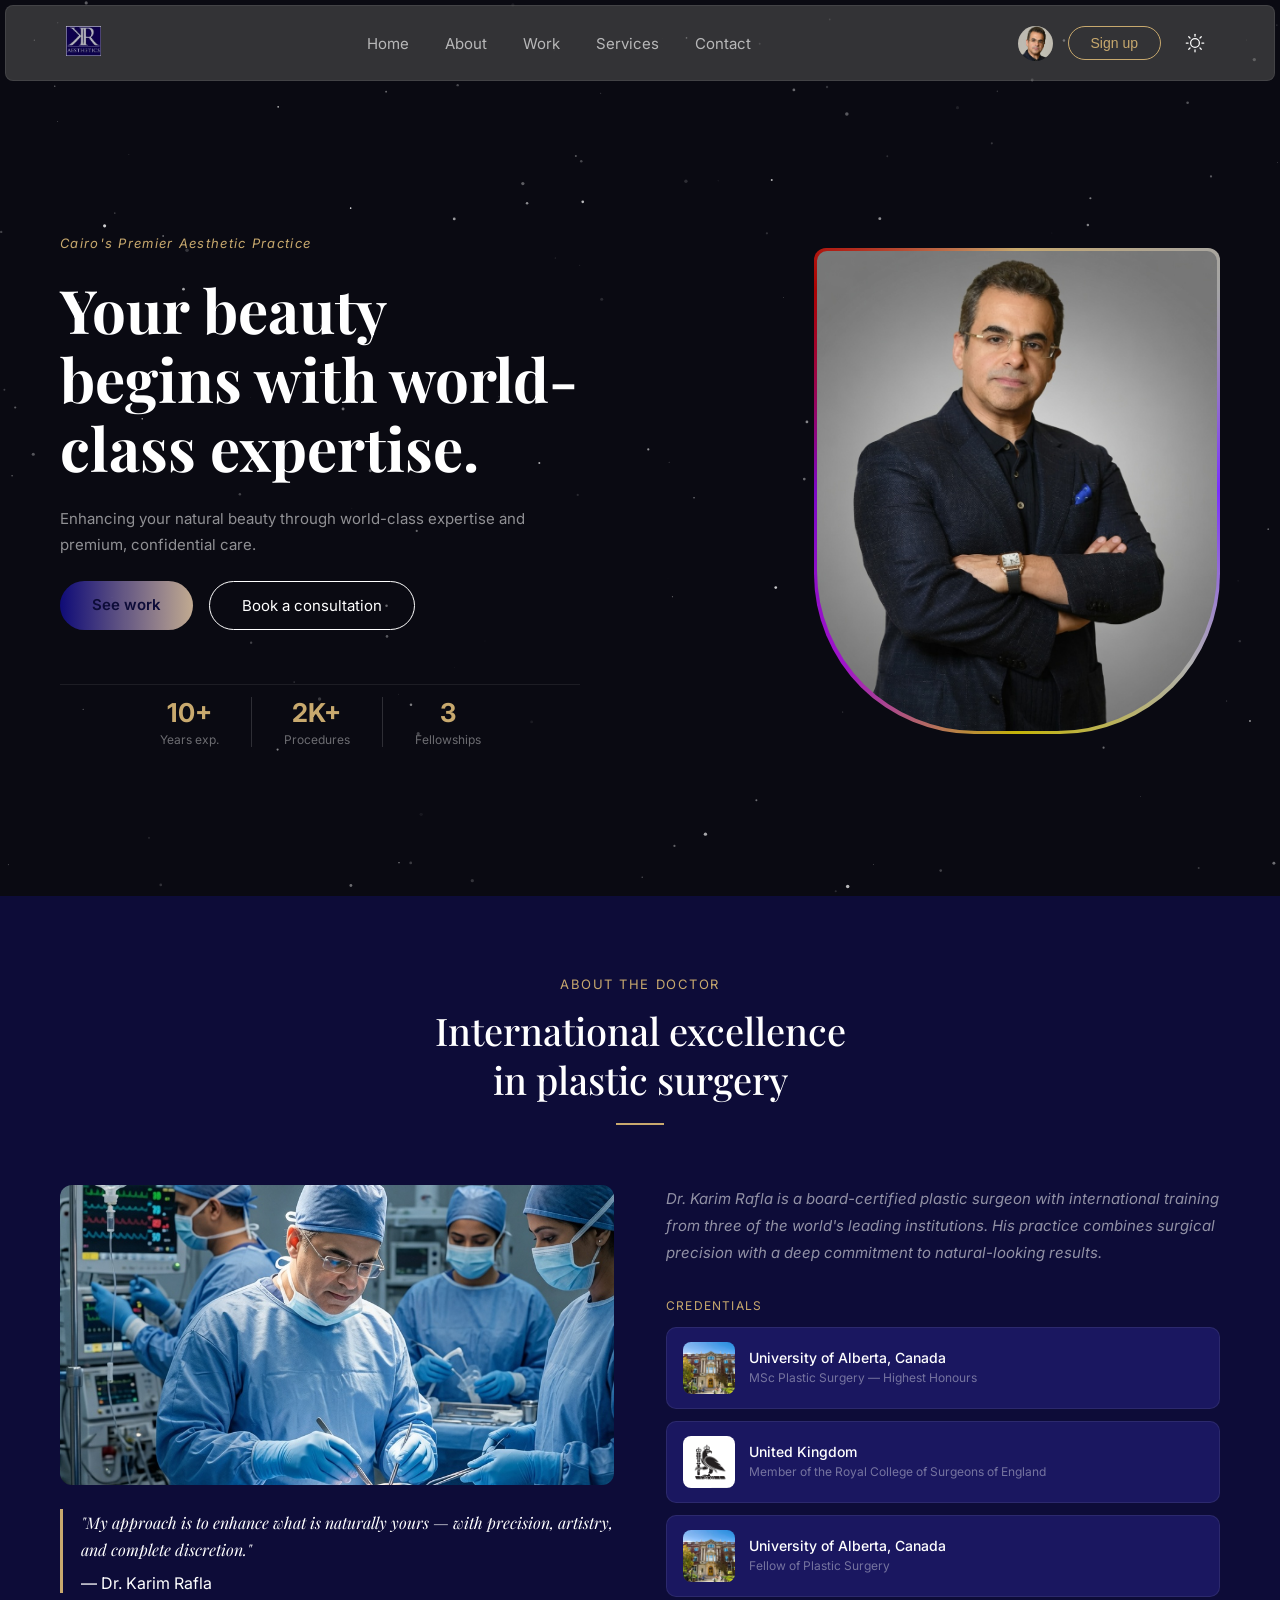
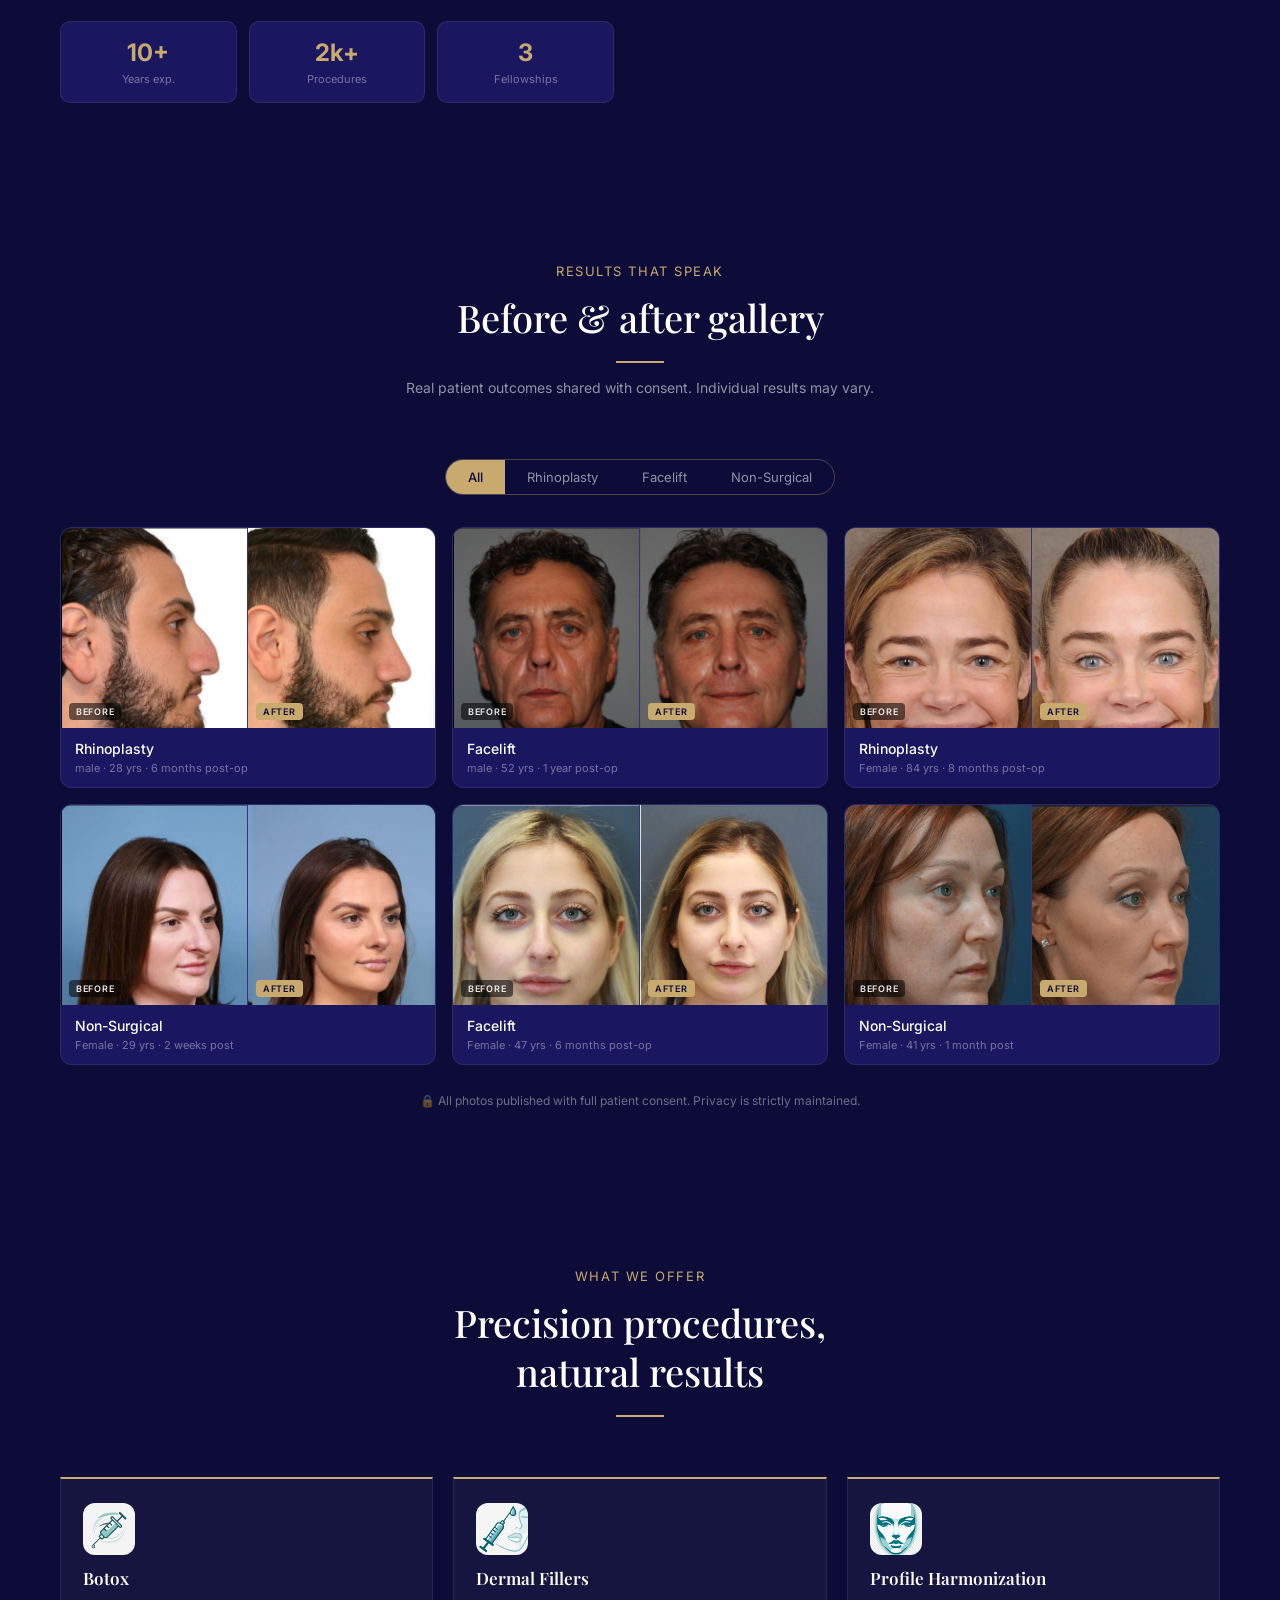
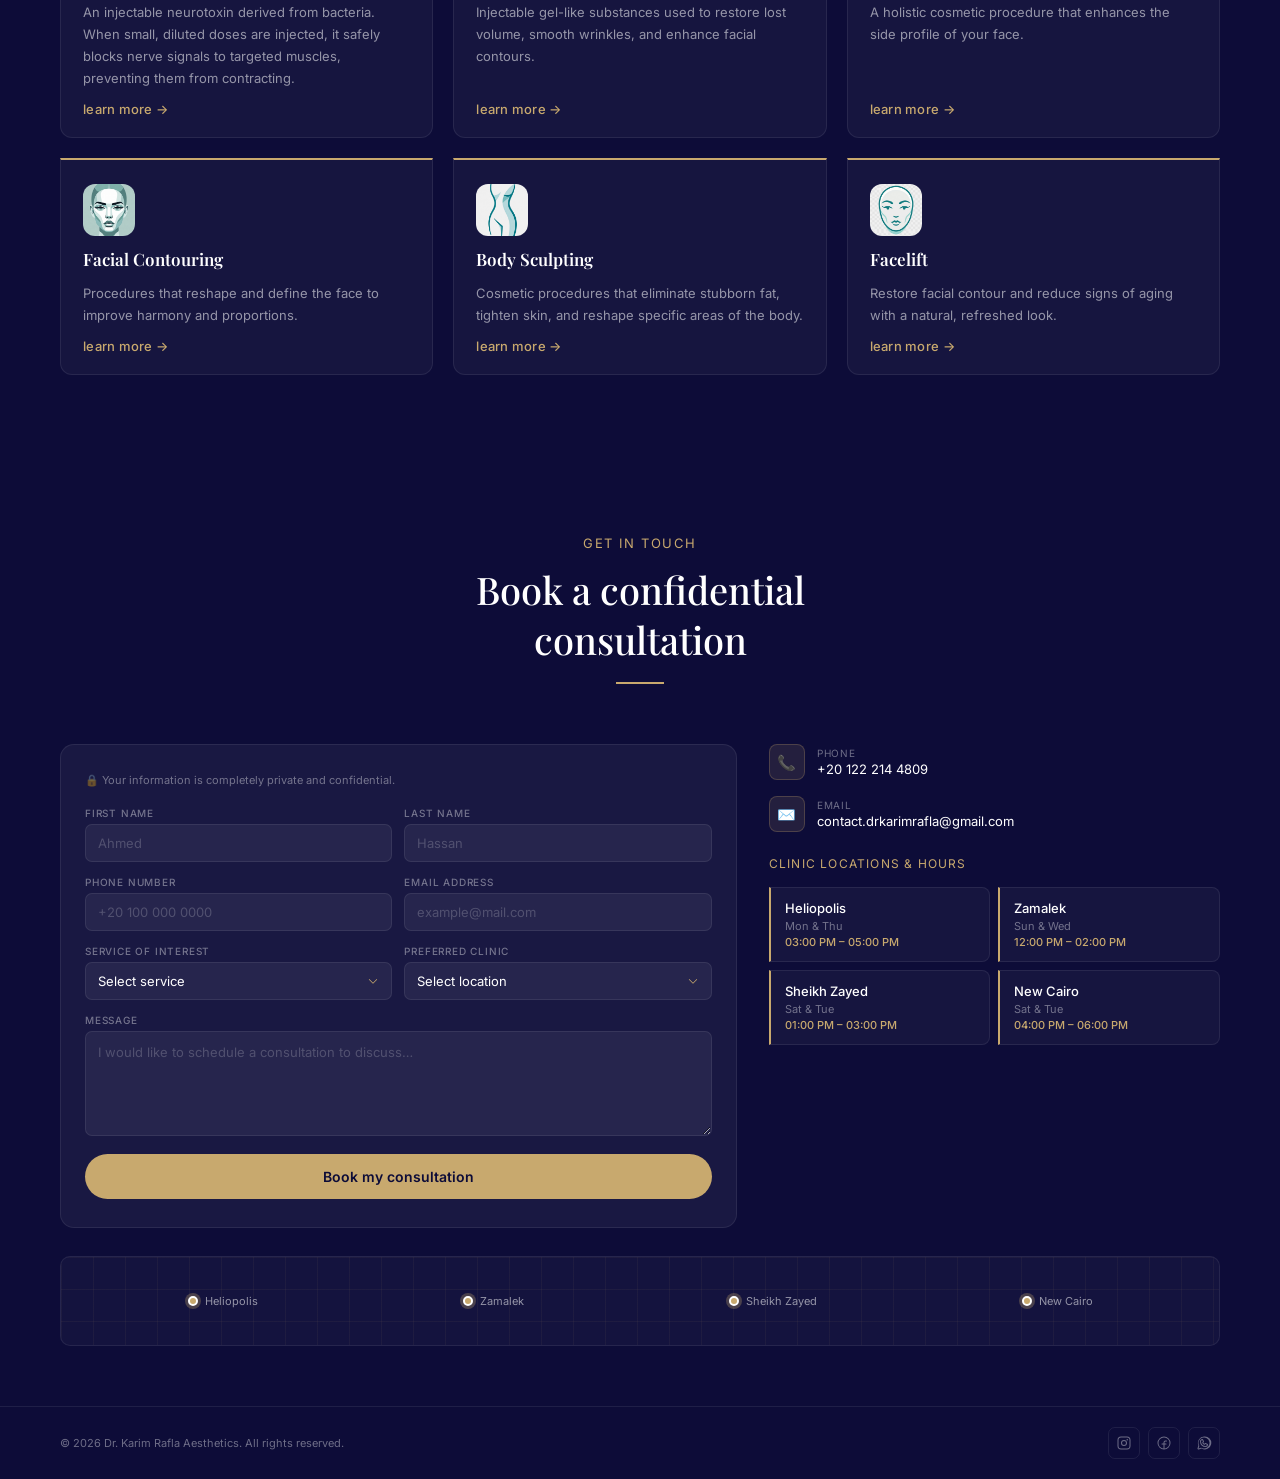
<file: index.html>
<!DOCTYPE html>
<html lang="en">
<head>
    <meta charset="UTF-8">
    <meta name="viewport" content="width=device-width, initial-scale=1.0">
    <title>Dr. Karim Rafla</title>
    <link rel="shortcut icon" href="materials/kr-logo.png" type="image/png">
    <link rel="stylesheet" href="style.css">
    <link rel="preconnect" href="https://fonts.googleapis.com">
    <link rel="preconnect" href="https://fonts.gstatic.com" crossorigin>
    <link href="https://fonts.googleapis.com/css2?family=Playfair+Display:wght@500;700&family=Inter:wght@400;500;600&display=swap" rel="stylesheet">
</head>
<body>
    <canvas id="starCanvas"></canvas>

    <!-----------
        NAVBAR
    ------------>
    <nav class="navbar" id="main-navbar">

        <!-- hamburger — visible on mobile only -->
        <button class="hamburger" id="hamburger" aria-label="Open menu">
            <svg xmlns="http://www.w3.org/2000/svg" width="26" height="26" 
                fill="currentColor" viewBox="0 0 256 256">
            <path d="M224,128a8,8,0,0,1-8,8H40a8,8,0,0,1,0-16H216A8,8,0,0,1,224,128Z
                    M40,72H216a8,8,0,0,0,0-16H40a8,8,0,0,0,0,16Z
                    M216,184H40a8,8,0,0,0,0,16H216a8,8,0,0,0,0-16Z"/>
            </svg>
        </button>

        <!-- logo -->
        <div class="nav-logo">
            <img src="materials/kr-logo.jpg" alt="Dr. Karim Rafla">
        </div>

        <!-- desktop links — hidden on mobile -->
        <div class="nav-links">
            <a href="#home">Home</a>
            <a href="#about">About</a>
            <a href="#work">Work</a>
            <a href="#services">Services</a>
            <a href="#contact">Contact</a>
        </div>

        <!-- right side -->
        <div class="nav-right">
            <img src="materials/dr-p-img.jpg" alt="Dr Karim Rafla">
            <button class="nav-btn">Sign up</button>
            <button class="theme-toggle">
            <svg class="toggle-icon" xmlns="http://www.w3.org/2000/svg" fill="currentColor" viewBox="0 0 256 256">
                <rect width="256" height="256" fill="none"/>
                <line x1="128" y1="40" x2="128" y2="16" fill="none" stroke="currentColor" stroke-linecap="round" stroke-linejoin="round" stroke-width="16"/>
                <circle cx="128" cy="128" r="56" fill="none" stroke="currentColor" stroke-linecap="round" stroke-linejoin="round" stroke-width="16"/>
                <line x1="64" y1="64" x2="48" y2="48" fill="none" stroke="currentColor" stroke-linecap="round" stroke-linejoin="round" stroke-width="16"/>
                <line x1="64" y1="192" x2="48" y2="208" fill="none" stroke="currentColor" stroke-linecap="round" stroke-linejoin="round" stroke-width="16"/>
                <line x1="192" y1="64" x2="208" y2="48" fill="none" stroke="currentColor" stroke-linecap="round" stroke-linejoin="round" stroke-width="16"/>
                <line x1="192" y1="192" x2="208" y2="208" fill="none" stroke="currentColor" stroke-linecap="round" stroke-linejoin="round" stroke-width="16"/>
                <line x1="40" y1="128" x2="16" y2="128" fill="none" stroke="currentColor" stroke-linecap="round" stroke-linejoin="round" stroke-width="16"/>
                <line x1="128" y1="216" x2="128" y2="240" fill="none" stroke="currentColor" stroke-linecap="round" stroke-linejoin="round" stroke-width="16"/>
                <line x1="216" y1="128" x2="240" y2="128" fill="none" stroke="currentColor" stroke-linecap="round" stroke-linejoin="round" stroke-width="16"/>
            </svg>
            </button>
        </div>

    </nav>

    <!-- MOBILE MENU OVERLAY -->
    <!-- sits outside the nav, covers the whole screen -->
    <div class="mobile-menu" id="mobile-menu">
        <!-- floating card -->
        <div class="mobile-menu-card">

            <!-- card header: logo + close button -->
            <div class="mobile-menu-header">
                <div class="mobile-menu-logo">
                    <img src="materials/kr-logo.jpg" alt="">
                    <span>Dr. Karim Rafla</span>
                </div>
                <button class="mobile-menu-close" id="mobile-menu-close" aria-label="Close menu">
                    <svg xmlns="http://www.w3.org/2000/svg" width="20" height="20" 
                        fill="currentColor" viewBox="0 0 256 256">
                    <path d="M205.66,194.34a8,8,0,0,1-11.32,11.32L128,139.31,61.66,205.66a8,8,0,0,1-11.32-11.32L116.69,128,50.34,61.66A8,8,0,0,1,61.66,50.34L128,116.69l66.34-66.35a8,8,0,0,1,11.32,11.32L139.31,128Z"/>
                    </svg>
                </button>
            </div>

            <!-- nav links as a 2x3 grid of cards -->
            <div class="mobile-menu-grid">

                <a href="#home" class="mobile-menu-item" id="menu-link">
                    <div class="mobile-menu-icon">
                    <svg xmlns="http://www.w3.org/2000/svg" width="24" height="24" fill="currentColor" viewBox="0 0 256 256">
                        <path d="M224,115.55V208a16,16,0,0,1-16,16H168a16,16,0,0,1-16-16V168a8,8,0,0,0-8-8H112a8,8,0,0,0-8,8v40a16,16,0,0,1-16,16H48a16,16,0,0,1-16-16V115.55a16,16,0,0,1,5.17-11.78l80-75.48.11-.11a16,16,0,0,1,21.53,0,1.14,1.14,0,0,0,.11.11l80,75.48A16,16,0,0,1,224,115.55Z"/>
                    </svg>
                    </div>
                    <span>Home</span>
                </a>

                <a href="#about" class="mobile-menu-item">
                    <div class="mobile-menu-icon">
                    <svg xmlns="http://www.w3.org/2000/svg" width="24" height="24" fill="currentColor" viewBox="0 0 256 256">
                        <path d="M230.92,212c-15.23-26.33-38.7-45.21-66.09-54.16a72,72,0,1,0-73.66,0C63.78,166.78,40.31,185.66,25.08,212a8,8,0,1,0,13.85,8c18.84-32.56,52.14-52,89.07-52s70.23,19.44,89.07,52a8,8,0,1,0,13.85-8Z"/>
                    </svg>
                    </div>
                    <span>About</span>
                </a>

                <a href="#work" class="mobile-menu-item">
                    <div class="mobile-menu-icon">
                    <svg xmlns="http://www.w3.org/2000/svg" width="24" height="24" fill="currentColor" viewBox="0 0 256 256">
                        <path d="M216,40H40A16,16,0,0,0,24,56V200a16,16,0,0,0,16,16H216a16,16,0,0,0,16-16V56A16,16,0,0,0,216,40ZM40,56H216V96H40ZM40,200V112H216v88Z"/>
                    </svg>
                    </div>
                    <span>Work</span>
                </a>

                <a href="#services" class="mobile-menu-item">
                    <div class="mobile-menu-icon">
                    <svg xmlns="http://www.w3.org/2000/svg" width="24" height="24" fill="currentColor" viewBox="0 0 256 256">
                        <path d="M243.31,136,144,36.69a16,16,0,0,0-22.62,0l-10.35,10.35-16.57-4.46a16,16,0,0,0-19.64,11.07h0L70.75,70.76,53.54,75.3a16,16,0,0,0-11.07,19.64l4.45,16.53L36.68,121.78a16,16,0,0,0,0,22.63L136,243.31a16,16,0,0,0,22.63,0l84.68-84.68A16,16,0,0,0,243.31,136Z"/>
                    </svg>
                    </div>
                    <span>Services</span>
                </a>

                <a href="#contact" class="mobile-menu-item">
                    <div class="mobile-menu-icon">
                    <svg xmlns="http://www.w3.org/2000/svg" width="24" height="24" fill="currentColor" viewBox="0 0 256 256">
                        <path d="M222.37,158.46l-47.11-21.11-.13-.06a16,16,0,0,0-15.17,1.4,8.12,8.12,0,0,0-.75.56L134.87,160c-15.42-7.49-31.34-23.29-38.83-38.56l20.78-24.71c.2-.25.39-.5.57-.77a16,16,0,0,0,1.32-15.06l-.06-.13L97.54,33.64a16,16,0,0,0-16.62-9.52A56.26,56.26,0,0,0,32,80c0,79.4,64.6,144,144,144a56.26,56.26,0,0,0,55.88-48.92A16,16,0,0,0,222.37,158.46Z"/>
                    </svg>
                    </div>
                    <span>Contact</span>
                </a>

                <a href="#" class="mobile-menu-item" id="mobile-theme-toggle">
                    <div class="mobile-menu-icon" id="mobile-theme-icon">
                    <svg xmlns="http://www.w3.org/2000/svg" width="24" height="24" fill="currentColor" viewBox="0 0 256 256">
                        <path d="M233.54,142.23a8,8,0,0,0-8-2,88.08,88.08,0,0,1-109.8-109.8,8,8,0,0,0-10-10,104.84,104.84,0,0,0-52.91,37A104,104,0,0,0,136,224a103.09,103.09,0,0,0,62.52-20.88,104.84,104.84,0,0,0,37-52.91A8,8,0,0,0,233.54,142.23Z"/>
                    </svg>
                    </div>
                    <span id="mobile-theme-label">Theme</span>
                </a>

            </div>
            
        </div>
    </div>









    <!----------------
         HERO SECTION
    ----------------->

    <section class="hero" id="home">
        <div class="hero-left reveal-element">
            <p class="hero-tag">Cairo's Premier Aesthetic Practice</p>
            <h1 class="hero-heading">Your beauty begins with world-class expertise.</h1>
            <p class="hero-sub">Enhancing your natural beauty through world-class expertise and premium, confidential care.</p>
            <div class="hero-buttons">
                <a href="#work" class="btn-primary work-a">See work</a>
                <a href="#contact" class="btn-secondary consult-a">Book a consultation</a></button>
            </div>
            <div class="hero-stats">
                <div class="stat">
                    <span class="stat-number">10+</span>
                    <span class="stat-label">Years exp.</span>
                </div>
                <div class="stat">
                    <span class="stat-number">2K+</span>
                    <span class="stat-label">Procedures</span>
                </div>
                <div class="stat">
                    <span class="stat-number">3</span>
                    <span class="stat-label">Fellowships</span>
                </div>
            </div>
        </div>

        <div class="hero-right">
            <div class="img-border-wrap reveal-element" >
                <img class="hero-img" src="materials/dr-f-img.jpg" alt="Dr karim rafla">
            </div>
        </div>
    </section>










    <!----------------
        ABOUT SECTION
    ----------------->

    <section class="about" id="about">

        <!-- Section heading — centered at top -->
        <div class="about-header reveal-element">
            <p class="section-eyebrow">About the Doctor</p>
            <h2 class="section-title">International excellence<br>in plastic surgery</h2>
            <div class="section-rule"></div>
        </div>

        <!-- Two column content area -->
        <div class="about-grid reveal-element">
            <!-- LEFT COLUMN -->
            <div class="about-left">
                <!-- Doctor photo -->
                <img 
                    class="about-img" 
                    src="materials/dr-in-op.jpg" 
                    alt="Dr. Karim Rafla in surgery">

                <!-- Italic quote with gold left border -->
                <blockquote class="about-quote">
                    <p>"My approach is to enhance what is naturally yours — with precision, artistry, and complete discretion."</p>
                    — Dr. Karim Rafla
                </blockquote>

                <!-- Stat boxes row -->
                <div class="about-stats">
                    <div class="about-stat-box">
                    <span class="about-stat-number">10+</span>
                    <span class="about-stat-label">Years exp.</span>
                    </div>
                    <div class="about-stat-box">
                    <span class="about-stat-number">2k+</span>
                    <span class="about-stat-label">Procedures</span>
                    </div>
                    <div class="about-stat-box">
                    <span class="about-stat-number">3</span>
                    <span class="about-stat-label">Fellowships</span>
                    </div>
                </div>
            </div>

            <!-- RIGHT COLUMN -->
            <div class="about-right">
                <!-- Bio paragraph -->
                <p class="about-bio">Dr. Karim Rafla is a board-certified plastic surgeon with international training from three of the world's leading institutions. His practice combines surgical precision with a deep commitment to natural-looking results.</p>
                <!-- Credentials label -->
                <p class="credentials-label">Credentials</p>
                <!-- Credential cards -->
                <div class="credentials-list">
                    <div class="credential-card">
                        <img 
                            class="credential-img" 
                            src="materials/University-of-Alberta-Website-Header-Mobile-2023.jpg.jpg" 
                            alt="University of Alberta">
                        <div class="credential-text">
                            <p class="credential-school">University of Alberta, Canada</p>
                            <p class="credential-degree">MSc Plastic Surgery — Highest Honours</p>
                        </div>
                    </div>

                    <div class="credential-card">
                        <img 
                            class="credential-img" 
                            src="materials/royel-eagle.png" 
                            alt="Royal College of Surgeons">
                        <div class="credential-text">
                            <p class="credential-school">United Kingdom</p>
                            <p class="credential-degree">Member of the Royal College of Surgeons of England</p>
                        </div>
                    </div>

                    <div class="credential-card">
                        <img 
                            class="credential-img" 
                            src="materials/University-of-Alberta-Website-Header-Mobile-2023.jpg.jpg" 
                            alt="University of Alberta">
                        <div class="credential-text">
                            <p class="credential-school">University of Alberta, Canada</p>
                            <p class="credential-degree">Fellow of Plastic Surgery</p>
                        </div>
                    </div>
                </div>
            </div>

        </div>
    </section>











    <!----------------
        B&A Section
    ----------------->

    <section class="gallery reveal-element" id="work">

        <!-- Header -->
        <div class="about-header">
            <p class="section-eyebrow">Results That Speak</p>
            <h2 class="section-title">Before &amp; after gallery</h2>
            <div class="section-rule"></div>
            <p class="gallery-sub">Real patient outcomes shared with consent. Individual results may vary.</p>
        </div>

        <!-- Filter tabs -->
        <!-- data-filter tells JS which category this button controls -->
        <div class="gallery-tabs">
            <button class="gallery-tab active" data-filter="all">All</button>
            <button class="gallery-tab" data-filter="rhinoplasty">Rhinoplasty</button>
            <button class="gallery-tab" data-filter="facelift">Facelift</button>
            <button class="gallery-tab" data-filter="non-surgical">Non-Surgical</button>
        </div>

        <!-- Cards grid -->
        <div class="gallery-grid">

            <!-- data-category tells JS which category this card belongs to -->
            <div class="gallery-card" data-category="rhinoplasty">
                <div class="ba-pair">
                    <div class="ba-side">
                        <img 
                        class="ba-img" 
                        src="materials/Rhino-B.png" 
                        alt="Before facelift">
                        <span class="ba-label before-label">Before</span>
                    </div>
                    <div class="ba-side ba-after-side">
                        <img 
                        class="ba-img" 
                        src="materials/Rhino-A.png" 
                        alt="After facelift">
                        <span class="ba-label after-label">After</span>
                    </div>
                    </div>
                    <div class="gallery-card-info">
                        <p class="gallery-card-title">Rhinoplasty</p>
                        <p class="gallery-card-meta">male · 28 yrs · 6 months post-op</p>
                    </div>
                </div>

                <div class="gallery-card" data-category="facelift">
                    <div class="ba-pair">
                        <div class="ba-side">
                            <img 
                            class="ba-img" 
                            src="materials/face-B.png" 
                            alt="Before facelift">
                            <span class="ba-label before-label">Before</span>
                        </div>
                        <div class="ba-side ba-after-side">
                            <img 
                            class="ba-img" 
                            src="materials/face-A.png" 
                            alt="After facelift">
                            <span class="ba-label after-label">After</span>
                        </div>
                    </div>
                    <div class="gallery-card-info">
                        <p class="gallery-card-title">Facelift</p>
                        <p class="gallery-card-meta">male · 52 yrs · 1 year post-op</p>
                    </div>
                </div>

                <div class="gallery-card" data-category="rhinoplasty">
                    <div class="ba-pair">
                        <div class="ba-side">
                            <img 
                            class="ba-img" 
                            src="materials/face-B(2).png" 
                            alt="Before facelift">
                            <span class="ba-label before-label">Before</span>
                        </div>
                        <div class="ba-side ba-after-side">
                            <img 
                            class="ba-img" 
                            src="materials/face-A(2).png" 
                            alt="After facelift">
                            <span class="ba-label after-label">After</span>
                        </div>
                    </div>
                    <div class="gallery-card-info">
                        <p class="gallery-card-title">Rhinoplasty</p>
                        <p class="gallery-card-meta">Female · 84 yrs · 8 months post-op</p>
                    </div>
                </div>

                <div class="gallery-card" data-category="non-surgical">
                    <div class="ba-pair">
                        <div class="ba-side">
                            <img
                            class="ba-img" 
                            src="materials/rhino-B(2).png" 
                            alt="before Rhinoplasty">
                            <span class="ba-label before-label">Before</span>
                        </div>
                        <div class="ba-side ba-after-side">
                            <img
                            class="ba-img" 
                            src="materials/rhino-A(2).png" 
                            alt="after Rhinoplasty">
                            <span class="ba-label after-label">After</span>
                        </div>
                    </div>
                    <div class="gallery-card-info">
                        <p class="gallery-card-title">Non-Surgical  </p>
                        <p class="gallery-card-meta">Female · 29 yrs · 2 weeks post</p>
                    </div>
                </div>

                <div class="gallery-card" data-category="facelift">
                    <div class="ba-pair">
                        <div class="ba-side">
                            <img
                            class="ba-img" 
                            src="materials/rhino-B(3).png" 
                            alt="bofore Rhinoplasty">
                            <span class="ba-label before-label">Before</span>
                        </div>
                        <div class="ba-side ba-after-side">
                            <img
                            class="ba-img" 
                            src="materials/rhino-A(3).png"
                            alt="after Rhinoplasty">
                            <span class="ba-label after-label">After</span>
                        </div>
                    </div>
                    <div class="gallery-card-info">
                        <p class="gallery-card-title">Facelift</p>
                        <p class="gallery-card-meta">Female · 47 yrs · 6 months post-op</p>
                    </div>
                </div>

                <div class="gallery-card" data-category="non-surgical">
                    <div class="ba-pair">
                        <div class="ba-side">
                            <img
                            class="ba-img" 
                            src="materials/non-surgical-B.png" 
                            alt="bofore Rhinoplasty">
                            <span class="ba-label before-label">Before</span>
                        </div>
                        <div class="ba-side ba-after-side">
                            <img
                            class="ba-img" 
                            src="materials/non-surgical-A.png"
                            alt="after Rhinoplasty">
                            <span class="ba-label after-label">After</span>
                        </div>
                    </div>
                    <div class="gallery-card-info">
                        <p class="gallery-card-title">Non-Surgical</p>
                        <p class="gallery-card-meta">Female · 41 yrs · 1 month post</p>
                    </div>
                </div>

            </div>

        </div>

        <!-- Privacy notice -->
        <p class="gallery-notice">
            🔒 All photos published with full patient consent. Privacy is strictly maintained.
        </p>

    </section>















        <!-------------------
            SERVICES SECTION 
        --------------------->
    <section class="services reveal-element" id="services">

        <div class="about-header">
            <p class="section-eyebrow">What we offer</p>
            <h2 class="section-title">Precision procedures,<br>natural results</h2>
            <div class="section-rule"></div>
        </div>

        <div class="services-grid">

            <div class="service-card">
            <div class="service-icon">
                <img src="materials/botox-icon.jpg" alt="Botox">
            </div>
            <h3 class="service-name">Botox</h3>
            <p class="service-desc">An injectable neurotoxin derived from bacteria. When small, diluted doses are injected, it safely blocks nerve signals to targeted muscles, preventing them from contracting.</p>
            <a href="#contact" class="service-link">learn more →</a>
            </div>

            <div class="service-card">
            <div class="service-icon">
                <img src="materials/dermal-f-icon.jpg" alt="Dermal Fillers">
            </div>
            <h3 class="service-name">Dermal Fillers</h3>
            <p class="service-desc">Injectable gel-like substances used to restore lost volume, smooth wrinkles, and enhance facial contours.</p>
            <a href="#contact" class="service-link">learn more →</a>
            </div>

            <div class="service-card">
            <div class="service-icon">
                <img src="materials/profile-harm.jpg" alt="Profile Harmonization">
            </div>
            <h3 class="service-name">Profile Harmonization</h3>
            <p class="service-desc">A holistic cosmetic procedure that enhances the side profile of your face.</p>
            <a href="#contact" class="service-link">learn more →</a>
            </div>

            <div class="service-card">
            <div class="service-icon">
                <img src="materials/facial-contouring.jpg" alt="Facial Contouring">
            </div>
            <h3 class="service-name">Facial Contouring</h3>
            <p class="service-desc">Procedures that reshape and define the face to improve harmony and proportions.</p>
            <a href="#contact" class="service-link">learn more →</a>
            </div>

            <div class="service-card">
            <div class="service-icon">
                <img src="materials/body-sculpting.jpg" alt="Body Sculpting">
            </div>
            <h3 class="service-name">Body Sculpting</h3>
            <p class="service-desc">Cosmetic procedures that eliminate stubborn fat, tighten skin, and reshape specific areas of the body.</p>
            <a href="#contact" class="service-link">learn more →</a>
            </div>

            <div class="service-card">
            <div class="service-icon">
                <img src="materials/face-lift (2).jpg" alt="Facelift">
            </div>
            <h3 class="service-name">Facelift</h3>
            <p class="service-desc">Restore facial contour and reduce signs of aging with a natural, refreshed look.</p>
            <a href="#contact" class="service-link">learn more →</a>
            </div>

        </div>

    </section>













    <!------------------
        CONTACT SECTION
    ------------------->
    <section class="contact reveal-element" id="contact">

        <!-- Header -->
        <div class="about-header">
            <p class="section-eyebrow">Get in touch</p>
            <h2 class="section-title">Book a confidential<br>consultation</h2>
            <div class="section-rule"></div>
        </div>

        <!-- Two column layout -->
        <div class="contact-grid">

            <!-- LEFT: Form -->
            <div class="contact-form-card">

                <p class="form-privacy-note">
                    🔒 Your information is completely private and confidential.
                </p>

                <form class="contact-form" id="my-form" action="https://formspree.io/f/xojgrpwk" method="POST">

                    <div class="form-row">
                        <div class="form-group">
                            <label class="form-label">First name</label>
                            <input 
                            type="text" 
                            class="form-input" 
                            placeholder="Ahmed" 
                            name="firstname">
                        </div>
                        <div class="form-group">
                            <label class="form-label">Last name</label>
                            <input 
                            type="text" 
                            class="form-input" 
                            placeholder="Hassan" 
                            name="lastname">
                        </div>
                    </div>

                    <div class="form-row">
                        <div class="form-group">
                            <label class="form-label">Phone number</label>
                            <input 
                            type="tel" 
                            class="form-input" 
                            placeholder="+20 100 000 0000" 
                            name="phone">
                        </div>
                        <div class="form-group">
                            <label class="form-label">Email address</label>
                            <input 
                            type="email" 
                            class="form-input" 
                            placeholder="example@mail.com" 
                            name="email">
                        </div>
                    </div>

                    <div class="form-row">
                        <div class="form-group">
                            <label class="form-label">Service of interest</label>
                            <select class="form-input form-select" name="service">
                            <option value="">Select service</option>
                            <option value="botox">Botox</option>
                            <option value="fillers">Dermal Fillers</option>
                            <option value="profile">Profile Harmonization</option>
                            <option value="contouring">Facial Contouring</option>
                            <option value="sculpting">Body Sculpting</option>
                            <option value="facelift">Facelift</option>
                            </select>
                        </div>
                        <div class="form-group">
                            <label class="form-label">Preferred clinic</label>
                            <select class="form-input form-select" name="clinic">
                            <option value="">Select location</option>
                            <option value="heliopolis">Heliopolis</option>
                            <option value="zamalek">Zamalek</option>
                            <option value="zayed">Sheikh Zayed</option>
                            <option value="newcairo">New Cairo</option>
                            </select>
                        </div>
                    </div>

                    <div class="form-group">
                        <label class="form-label">Message</label>
                        <textarea 
                        class="form-input form-textarea" 
                        name="message"
                        placeholder="I would like to schedule a consultation to discuss…"
                        rows="4"></textarea>
                    </div>

                    <button type="submit" class="form-submit-btn">
                        Book my consultation
                    </button>

                </form>
            </div>

            <!-- RIGHT: Contact info + clinic cards -->
            <div class="contact-info">

                <div class="contact-detail">
                    <div class="contact-icon-box">📞</div>
                    <div>
                    <p class="contact-detail-label">Phone</p>
                    <p class="contact-detail-value">+20 122 214 4809</p>
                    </div>
                </div>

                <div class="contact-detail">
                    <div class="contact-icon-box">✉️</div>
                    <div>
                    <p class="contact-detail-label">Email</p>
                    <p class="contact-detail-value">contact.drkarimrafla@gmail.com</p>
                    </div>
                </div>

                <p class="clinics-heading">Clinic locations &amp; hours</p>

                <div class="clinics-grid">
                    <div class="clinic-card">
                        <p class="clinic-name">Heliopolis</p>
                        <p class="clinic-days">Mon &amp; Thu</p>
                        <p class="clinic-hours">03:00 PM – 05:00 PM</p>
                    </div>
                    <div class="clinic-card">
                        <p class="clinic-name">Zamalek</p>
                        <p class="clinic-days">Sun &amp; Wed</p>
                        <p class="clinic-hours">12:00 PM – 02:00 PM</p>
                    </div>
                    <div class="clinic-card">
                        <p class="clinic-name">Sheikh Zayed</p>
                        <p class="clinic-days">Sat &amp; Tue</p>
                        <p class="clinic-hours">01:00 PM – 03:00 PM</p>
                    </div>
                    <div class="clinic-card">
                        <p class="clinic-name">New Cairo</p>
                        <p class="clinic-days">Sat &amp; Tue</p>
                        <p class="clinic-hours">04:00 PM – 06:00 PM</p>
                    </div>
                </div>

            </div>
        </div>

        <!-- Map strip -->
        <div class="map-strip">
            <div class="map-pin">
            <span class="map-dot"></span>
            <span class="map-pin-label">Heliopolis</span>
            </div>
            <div class="map-pin">
            <span class="map-dot"></span>
            <span class="map-pin-label">Zamalek</span>
            </div>
            <div class="map-pin">
            <span class="map-dot"></span>
            <span class="map-pin-label">Sheikh Zayed</span>
            </div>
            <div class="map-pin">
            <span class="map-dot"></span>
            <span class="map-pin-label">New Cairo</span>
            </div>
        </div>

    </section>











    <!-- FOOTER -->
    <footer class="footer">
        <p class="footer-copy">© 2026 Dr. Karim Rafla Aesthetics. All rights reserved.</p>
        <div class="footer-socials">
            <a href="#" class="social-btn" aria-label="Instagram">
            <svg xmlns="http://www.w3.org/2000/svg" width="16" height="16" fill="currentColor" viewBox="0 0 256 256"><path d="M128,80a48,48,0,1,0,48,48A48.05,48.05,0,0,0,128,80Zm0,80a32,32,0,1,1,32-32A32,32,0,0,1,128,160ZM176,24H80A56.06,56.06,0,0,0,24,80v96a56.06,56.06,0,0,0,56,56h96a56.06,56.06,0,0,0,56-56V80A56.06,56.06,0,0,0,176,24Zm40,152a40,40,0,0,1-40,40H80a40,40,0,0,1-40-40V80A40,40,0,0,1,80,40h96a40,40,0,0,1,40,40ZM192,76a12,12,0,1,1-12-12A12,12,0,0,1,192,76Z"/></svg>
            </a>
            <a href="#" class="social-btn" aria-label="Facebook">
            <svg xmlns="http://www.w3.org/2000/svg" width="16" height="16" fill="currentColor" viewBox="0 0 256 256"><path d="M128,24A104,104,0,1,0,232,128,104.11,104.11,0,0,0,128,24Zm8,191.63V152h24a8,8,0,0,0,0-16H136V120a16,16,0,0,1,16-16h16a8,8,0,0,0,0-16H152a32,32,0,0,0-32,32v16H96a8,8,0,0,0,0,16h24v63.63a88,88,0,1,1,16,0Z"/></svg>
            </a>
            <a href="#" class="social-btn" aria-label="WhatsApp">
            <svg xmlns="http://www.w3.org/2000/svg" width="16" height="16" fill="currentColor" viewBox="0 0 256 256"><path d="M187.58,144.84l-32-16a8,8,0,0,0-8,.5l-14.69,9.8a40.55,40.55,0,0,1-16-16l9.8-14.69a8,8,0,0,0,.5-8l-16-32A8,8,0,0,0,104,64a40,40,0,0,0-40,40,88.1,88.1,0,0,0,88,88,40,40,0,0,0,40-40A8,8,0,0,0,187.58,144.84ZM152,176a72.08,72.08,0,0,1-72-72,24,24,0,0,1,19.29-23.54l11.48,22.94-9.92,14.86a8,8,0,0,0-.73,7.59,56.38,56.38,0,0,0,30,30,8,8,0,0,0,7.59-.73l14.86-9.92,22.94,11.48A24,24,0,0,1,152,176ZM128,24A104,104,0,0,0,38.18,166.86L24.83,210.93a16,16,0,0,0,20.24,20.24l44.07-13.35A104,104,0,1,0,128,24Zm0,192a87.87,87.87,0,0,1-44.06-11.81,8,8,0,0,0-6.54-.67L40,216,52.49,178.6a8,8,0,0,0-.67-6.54A88,88,0,1,1,128,216Z"/></svg>
            </a>
        </div>
    </footer>

<script src="script.js"></script>
</body>
</html>
</file>
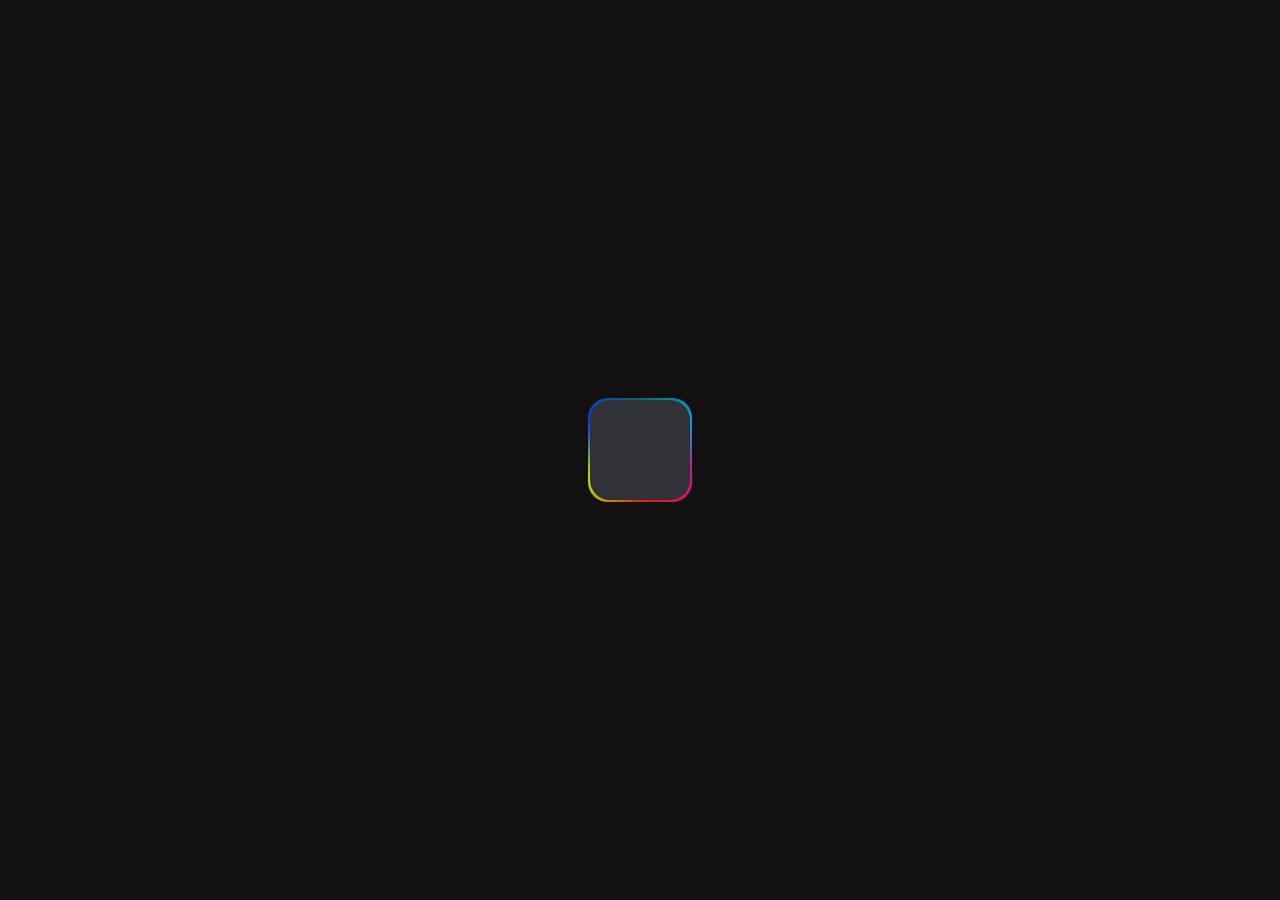
<file: test/index.html>
<!DOCTYPE html>
<html lang="en">
<head>
    <meta charset="UTF-8">
    <meta name="viewport" content="width=, initial-scale=1.0">
    <title>Document</title>
    <link rel="stylesheet" href="style.css">
</head>
<body>
    <div>
        <div class="outer-box">
            <div class="inner-box"></div>
        </div>
    </div>
</body>
</html>
</file>
<file: style.css>
/* ================================
CSS VARIABLES — the color system
Define colors once, use everywhere
================================ */

:root {
  /* :root means the very top of the page — <html> element */
  /* These are the DARK MODE values — your default */
  --bg-primary:     #0d0c38;
  --bg-secondary:   #1A1760;
  --nav-bg: #4c4c4ca1;
  --nav-bg-fixed: #4c4c4cbf;
  --list-color: rgba(255, 255, 255, 0.55);
  --canvas-bg: #0a0a12;
  --text-primary:   #ffffff;
  --sun-ico-color: #ffffff;
  --text-secondary: rgba(255, 255, 255, 0.55);
  --text-muted:     rgba(255, 255, 255, 0.4);
  --border-color:   rgba(255, 255, 255, 0.08);
  --stat-border:    rgba(255, 255, 255, 0.15);
  --gold:           #C8A96E;
  --sign-btn-color: #C8A96E;
  --nav-link-color: rgba(255, 255, 255, 0.65);
}

/* Making the scroll move smoothly */
html{
  scroll-behavior: smooth;
}

/* When body has class "light-mode", override the variables */
/* CSS sees this and swaps ALL colors at once */
body.light-mode {
  --bg-primary:     #d5d5d5ef;
  --bg-secondary:   #ECEAE3;
  --nav-bg: #b8923a;
  --nav-bg-fixed: #4c4c4cbf;
  --list-color: #58440b;
  --canvas-bg: #d4e4e3d1;
  --text-primary:   #12104A;
  --sun-ico-color: #1a1a1a;
  --text-secondary: #5b5b5b;
  --text-muted:     rgba(18, 16, 74, 0.45);
  --border-color:   rgba(18, 16, 74, 0.1);
  --stat-border:    rgba(18, 16, 74, 0.15);
  --gold:           #B8923A;
  --sign-btn-color: #17181a;
  --nav-link-color: rgba(18, 16, 74, 0.7);
}

/* ================================
   RESET — browser has ugly defaults
   we wipe them out first
================================ */

* {
  margin: 0;
  padding: 0;
  box-sizing: border-box;
}

/* The * means "target EVERY element on the page"
   margin: 0 removes default spacing browsers add
   padding: 0 removes default inner spacing
   box-sizing: border-box means: when I say width 200px,
   the element is EXACTLY 200px — borders and padding
   included. Without this, sizes behave unexpectedly. */

/* ================================
GLOBAL SETTINGS
================================ */

body {
  font-family: 'Inter', sans-serif;
  background-color: var(--bg-primary);
  color: var(--text-primary);
  transition: background-color 0.3s ease, color 0.3s ease;
}

/* font-family: what font the whole page uses
background-color: the deep navy from your design
   color: default text color — white on navy */
   
   /* Canvas's Styling */
canvas {
  position: fixed;
  top: 0; left: 0;
  width: 100%; height: 100%;
  background: var(--canvas-bg); /* deep dark background */
  z-index: -1;
}

/* ================================
NAVBAR
================================ */

.navbar {
  display: flex;
  justify-content: space-between;
  align-items: center;
  padding: 18px 60px;
  border: 1px solid var(--border-color);
  background-color: var(--nav-bg);
  transition: background-color 0.3s ease;
  border-radius: 8px;
  margin: 5px;
  transition: all 0.3s ease;
}

.navbar.sticky {
  position: sticky;
  top: 8px;
  margin: 0 10px;
  border-radius: 20px; 
  z-index: 1000;
  background-color: var(--nav-bg-fixed);
  backdrop-filter: blur(16px);
  box-shadow: 0 2px 10px rgba(0,0,0,0.5); 
  transition: all 0.3s ease;
  }
  
  /* display: flex — this is the magic.
  flex turns a box into a "row" that lines
  its children up side by side automatically.
  justify-content: space-between pushes children
   to opposite ends (logo on left, btn on right)
   align-items: center lines them up vertically
   padding: 18px top/bottom, 60px left/right */
   
   .nav-list{
     display: none;
     fill: var(--list-color);
     transition: fill 0.3s ease;
    }
    
    .nav-logo {
      font-size: 18px;
      font-weight: 600;
      color: var(--text-primary);
    }
    
    .nav-logo img{
  width: 35px;
}

.nav-links {
  display: flex;
  gap: 36px;
}

/* gap: 36px puts 36px of space between each link
without needing margin on every single one */

.nav-links a {
  color: var(--nav-link-color);
  text-decoration: none;
  font-size: 15px;
}

/* .nav-links a means: target every <a> tag
   that lives INSIDE .nav-links
   text-decoration: none removes the underline */
   
   /* ================================
   NAV RIGHT
   ================================ */
   
   .nav-right{
     display: flex;
     align-items: center;
     gap: 15px;
    }
/* EXTRA FROM ME */
.nav-right img{
  width: 35px;
  height: 35px;
  object-fit: cover;
  border-radius: 50px;
}

.nav-btn {
  background: transparent;
  border: 1.5px solid var(--sign-btn-color);
  border-radius: 24px;
  padding: 8px 22px;
  color: var(--sign-btn-color);
  font-size: 14px;
  cursor: pointer;
}

/* cursor: pointer makes the mouse turn into
a hand when you hover — signals clickable */


.theme-toggle {
  background: transparent;
  border: none;
  border-radius: 50%;
  width: 38px;
  height: 38px;
  font-size: 16px;
  cursor: pointer;
  display: flex;
  align-items: center;
  justify-content: center;
  transition: border-color 0.3s ease;
}

/* theme toggle SVG inherits color from button */
.nav-right svg {
  width: 20px;
  height: 20px;
  color: var(--sun-ico-color);
  transition: color 0.3s ease;
}

.nav-right button:hover{
  cursor: pointer;
}


/* ================================
HERO SECTION
================================ */

.hero {
  display: flex;
  align-items: center;
  justify-content: space-between;
  padding: 80px 60px;
  min-height: 90vh;
  scroll-margin-top: 100px;
}

/* display: flex here puts hero-left and hero-right
   SIDE BY SIDE — this is why flexbox is powerful.
   The exact same property, used on a different
   element, solves the layout problem entirely.
   min-height: 90vh means the section takes up
   at least 90% of the screen height */

.hero-left {
  max-width: 520px;
  display: flex;
  flex-direction: column;
  gap: 24px;
}

/* flex-direction: column stacks children vertically
   gap: 24px puts space between each child
   max-width stops the text from stretching too wide */

.hero-tag {
  font-size: 13px;
  letter-spacing: 0.1em;
  color: var(--gold);
  font-style: italic;
}

.hero-heading {
  font-size: 60px;
  font-weight: 700;
  line-height: 1.15;
  font-family: 'Playfair Display', serif;
  color: var(--text-primary);
}

/* line-height: 1.15 controls space between lines
   of the heading. 1.15 means 115% of the font size */

.hero-sub {
  font-size: 15px;
  color: var(--text-secondary);
  line-height: 1.7;
}

.hero-buttons {
  display: flex;
  gap: 16px;
  margin-bottom: 30px;
}

.hero-buttons a{
  text-decoration: none;
}

.work-a{
  color: var(--bg-primary);
}

.consult-a{
  color: var(--text-primary);
}

.btn-primary {
  background: linear-gradient(to right, rgba(17, 12, 154, 0.750), #e1c6a7da, rgb(17, 12, 154, 0.750));
  background-size: 200% 100%;
  background-position: 0% 0%;
  color: var(--bg-primary);
  border: none;
  border-radius: 32px;
  padding: 14px 32px;
  font-size: 15px;
  font-weight: 600;
  cursor: pointer;
  transition: all 400ms ease;
}

.btn-primary:hover{
  background-position: 100%;
}

.btn-secondary {
  background: transparent;
  color: var(--text-primary);
  border: 1.5px solid var(--text-primary);
  border-radius: 32px;
  padding: 14px 32px;
  font-size: 15px;
  cursor: pointer;
  transition: all 0.2s ease;
}


/* ================================
   STATS ROW
================================ */

.hero-stats {
  display: flex;
  gap: 32px;
  align-items: center;
  justify-content: center;
  padding-top: 12px;
  border-top: 1px solid var(--border-color);
}

.stat {
  display: flex;
  flex-direction: column;
  text-align: center;
  gap: 4px;
  padding-right: 32px;
  border-right: 1px solid var(--stat-border);
}

.stat:last-child {
  border-right: none;
  padding-right: 0;
  margin-right: 0;
}

.stat-number {
  font-size: 26px;
  font-weight: 700;
  color: var(--gold);
}

.stat-label {
  font-size: 12px;
  color: var(--text-muted);
}


/* ================================
   HERO IMAGE
================================ */

.hero-right {
  flex-shrink: 0;
}

/* flex-shrink: 0 prevents the image column from
   being squeezed when the text needs more space */

.hero-img {
  width: 420px;
  height: 520px;
  object-fit: cover;
  border-radius: 16px 16px 120px 120px;
  object-position: left top;
}

/* object-fit: cover means the image fills its box
   without stretching — it crops smartly instead
   border-radius: 16px 16px 120px 120px means:
   top-left, top-right, bottom-right, bottom-left
   this gives the rounded bottom from your design */

   /* ================================
   GRADIENT BORDER — HERO IMAGE
   ================================ */
   
   .img-border-wrap {
  /* This is the outer box — it shows the gradient */
  padding: 3px;
  border-radius: 12px 12px 160px 160px;

  /* The animated gradient background */
  background: conic-gradient(
    from var(--angle),
    #C8A96E,
    #a5a5a5,
    #7B2FFF,
    #b0b0b0,
    #c4b408,
    #a015cb,
    #7c08c4,
    #ac0303,
    #C8A96E
  );

  /* Animation — rotates the --angle variable
     from 0 to 360 degrees, forever, smoothly */
  animation: spin-border 15s linear infinite;
}

/* hero-img now lives inside the wrapper
   update it to remove its own border-radius
   and let the wrapper control the shape */
.hero-img {
  width: 400px;
  height: 480px;
  object-fit: cover;
  border-radius: 10px 10px 160px 160px;
  display: block;
}

/* @keyframes defines what happens during animation
   'from' = start state, 'to' = end state
   here we animate a CSS custom property --angle */
@keyframes spin-border {
  from {
    --angle: 0deg;
  }
  to {
    --angle: 360deg;
  }
}

/* This registers --angle as an animatable property
   Without this, CSS doesn't know --angle is a number
   it can smoothly interpolate between */
@property --angle {
  syntax: '<angle>';
  inherits: false;
  initial-value: 0deg;
}

.reveal-element {
  opacity: 0;
  transform: translateY(40px);
  transition: opacity 0.8s ease-out, transform 0.8s ease-out;
}

.reveal-element.active {
  opacity: 1;
  transform: translateY(0);
}







/* ================================
   ABOUT SECTION
================================ */

.about {
  padding: 80px 60px;
  background-color: var(--bg-primary);
  scroll-margin-top: 80px;
}

/* ── Section header (centered) ── */

.about-header {
  text-align: center;
  margin-bottom: 60px;
}

.section-eyebrow {
  font-size: 13px;
  letter-spacing: 0.12em;
  color: var(--gold);
  text-transform: uppercase;
  margin-bottom: 14px;
}

.section-title {
  font-family: 'Playfair Display', serif;
  font-size: 38px;
  font-weight: 500;
  color: var(--text-primary);
  line-height: 1.3;
  margin-bottom: 18px;
}

.section-rule {
  width: 48px;
  height: 2px;
  background: var(--gold);
  margin: 0 auto;
  /* margin: 0 auto is the classic trick to
     horizontally center a block element —
     auto means "split remaining space equally
     on both sides" */
}

/* ── Two column grid ── */

.about-grid {
  display: grid;
  grid-template-columns: 1fr 1fr;
  gap: 52px;
  align-items: start;
  /* align-items: start means each column starts
     at the top — not stretched to equal height */
}

/* ── LEFT COLUMN ── */

.about-img {
  width: 100%;
  height: 300px;
  object-fit: cover;
  border-radius: 12px;
  margin-bottom: 24px;
  display: block;
}

.about-quote {
  border-left: 3px solid var(--gold);
  padding-left: 18px;
  margin-bottom: 28px;
}

.about-quote p {
  font-family: 'Playfair Display', serif;
  font-size: 16px;
  font-style: italic;
  color: var(--text-primary);
  line-height: 1.7;
  margin-bottom: 10px;
}

.about-quote cite {
  font-size: 13px;
  color: var(--gold);
  font-style: normal;
  /* browsers make cite italic by default
     font-style: normal overrides that */
}

.about-stats {
  display: grid;
  grid-template-columns: repeat(3, 1fr);
  gap: 12px;
  /* repeat(3, 1fr) is shorthand for 1fr 1fr 1fr
     cleaner when you have many equal columns */
}

.about-stat-box {
  border: 1px solid var(--border-color);
  border-radius: 10px;
  padding: 16px 12px;
  text-align: center;
  display: flex;
  flex-direction: column;
  gap: 5px;
  background: var(--bg-secondary);
}

.about-stat-number {
  font-size: 24px;
  font-weight: 700;
  color: var(--gold);
}

.about-stat-label {
  font-size: 11px;
  color: var(--text-muted);
}

/* ── RIGHT COLUMN ── */

.about-bio {
  font-size: 15px;
  color: var(--text-secondary);
  line-height: 1.8;
  margin-bottom: 32px;
  font-style: italic;
}

.credentials-label {
  font-size: 12px;
  letter-spacing: 0.1em;
  color: var(--gold);
  text-transform: uppercase;
  margin-bottom: 14px;
}

.credentials-list {
  display: flex;
  flex-direction: column;
  gap: 12px;
}

.credential-card {
  display: flex;
  align-items: center;
  gap: 14px;
  background: var(--bg-secondary);
  border: 1px solid var(--border-color);
  border-radius: 10px;
  padding: 14px 16px;
  transition: border-color 0.2s ease;
}

.credential-card:hover {
  border-color: var(--gold);
  /* subtle gold border on hover —
     gives the card a responsive feeling
     without any JavaScript needed */
}

.credential-img {
  width: 52px;
  height: 52px;
  object-fit: cover;
  border-radius: 8px;
  flex-shrink: 0;
  /* flex-shrink: 0 stops the image from
     squishing when the text beside it is long */
}

.credential-text {
  display: flex;
  flex-direction: column;
  gap: 4px;
}

.credential-school {
  font-size: 14px;
  font-weight: 500;
  color: var(--text-primary);
}

.credential-degree {
  font-size: 12px;
  color: var(--text-muted);
  line-height: 1.4;
}

/* ================================
   GALLERY SECTION
================================ */

.gallery {
  padding: 80px 60px;
  background-color: var(--bg-primary);
  scroll-margin-top: 50px;
}

.gallery-sub {
  font-size: 14px;
  color: var(--text-secondary);
  margin-top: 14px;
  max-width: 480px;
  margin-left: auto;
  margin-right: auto;
  text-align: center;
  line-height: 1.6;
}

/* ── Filter tabs ── */

.gallery-tabs {
  display: flex;
  justify-content: center;
  gap: 0;
  margin: 32px auto;
  border: 1px solid rgba(200, 169, 110, 0.35);
  border-radius: 32px;
  width: fit-content;
  /* fit-content makes the tab row only as wide
     as its contents — not full page width */
  overflow: hidden;
}

.gallery-tab {
  padding: 9px 22px;
  font-size: 13px;
  font-family: 'Inter', sans-serif;
  color: var(--text-secondary);
  background: transparent;
  border: none;
  cursor: pointer;
  transition: background 0.2s ease, color 0.2s ease;
}

.gallery-tab.active {
  background: var(--gold);
  color: var(--bg-primary);
  font-weight: 500;
  /* active tab gets the gold fill —
     this class is toggled by JS */
}

/* ── Cards grid ── */

.gallery-grid {
  display: grid;
  grid-template-columns: repeat(3, 1fr);
  gap: 16px;
}

.gallery-card {
  background: var(--bg-secondary);
  border: 1px solid var(--border-color);
  border-radius: 12px;
  overflow: hidden;
  transition: opacity 0.3s ease, transform 0.3s ease;
}

/* hidden class — JS adds this to cards that
   don't match the active filter */
.gallery-card.hidden {
  display: none;
}

/* ── Before / After image pair ── */

.ba-pair {
  display: grid;
  grid-template-columns: 1fr 1fr;
  height: 200px;
}

.ba-side {
  position: relative;
  overflow: hidden;
  /* clips the image to this box — 
     without this, the image spills outside */
  background: rgba(200, 169, 110, 0.08);
  /* position: relative is required so that
     the label inside can use position: absolute
     to stick to the corner of THIS box */
  display: flex;
  align-items: flex-end;
  padding: 8px;
  border-right: 1px solid var(--border-color);
}

.ba-img {
  position: absolute;
  /* takes the image out of normal flow
     so it fills the entire ba-side box */
  inset: 0;
  /* shorthand for top:0; right:0; bottom:0; left:0
     stretches the image to fill parent completely */
  width: 100%;
  height: 100%;
  object-fit: cover;
  /* crops smartly to fill the box
     without stretching or distorting */
  object-position: center top;
  /* keeps the top of the image (the face)
     in frame when cropping happens
     change to 'center center' if the subject
     is in the middle of the photo */
  transition: transform 0.4s ease;
  /* smooth zoom on hover — coming next */
}

.gallery-card:hover .ba-img {
  transform: scale(1.04);
  /* subtle zoom when hovering the whole card
     overflow: hidden on .ba-side clips it cleanly
     so it doesn't bleed outside the box */
}

/* label must be above the image */
.ba-label {
  position: absolute;
  /* pins the label to a corner of ba-side */
  bottom: 8px;
  left: 8px;
  z-index: 1;
  /* z-index: 1 lifts label above the image */
  font-size: 9px;
  text-transform: uppercase;
  letter-spacing: 0.08em;
  padding: 3px 7px;
  border-radius: 4px;
  font-weight: 600;
}


.ba-after-side {
  background: rgba(200, 169, 110, 0.18);
  border-right: none;
}

.before-label {
  background: rgba(0, 0, 0, 0.55);
  color: rgba(255, 255, 255, 0.9);
  /* dark pill on dark photo — readable */
}

.after-label {
  background: var(--gold);
  color: var(--bg-primary);
}

/* ── Card info area ── */

.gallery-card-info {
  padding: 12px 14px;
}

.gallery-card-title {
  font-size: 14px;
  font-weight: 500;
  color: var(--text-primary);
  margin-bottom: 4px;
}

.gallery-card-meta {
  font-size: 11px;
  color: var(--text-muted);
}

/* ── Privacy notice ── */

.gallery-notice {
  text-align: center;
  margin-top: 28px;
  font-size: 12px;
  color: var(--text-muted);
}

/* ================================
   SERVICES SECTION
================================ */

.services {
  padding: 80px 60px;
  position: relative;
  z-index: 1;
  scroll-margin-top: 50px;
}

.services-grid {
  display: grid;
  grid-template-columns: repeat(3, 1fr);
  gap: 20px;
  margin-top: 48px;
}

/* ── Service card ── */

.service-card {
  background: rgba(255, 255, 255, 0.04);
  /* semi-transparent background — stars show
     through very subtly behind each card */
  border: 1px solid rgba(255, 255, 255, 0.08);
  border-top: 2px solid var(--gold);
  /* gold top accent — matches your Figma exactly */
  border-radius: 0 0 12px 12px;
  /* flat top, rounded bottom — the top border
     takes the place of the top radius */
  padding: 24px 22px 20px;
  display: flex;
  flex-direction: column;
  gap: 12px;
  transition: background 0.25s ease,
              border-color 0.25s ease,
              transform 0.25s ease;
  /* animate three properties at once —
     separate them with commas */
  cursor: default;
}

.service-card:hover {
  background: rgba(200, 169, 110, 0.07);
  /* subtle gold tint on hover — more premium
     than a stark color change */
  border-color: rgba(255, 255, 255, 0.12);
  transform: translateY(-4px);
  /* translateY moves the card UP by 4px —
     creates the "lifting" hover effect
     without changing layout at all */
  box-shadow: 0 12px 32px rgba(0, 0, 0, 0.25);
  /* shadow appears as card lifts — sells
     the 3D elevation effect */
}

/* ── Icon box ── */

.service-icon {
  width: 52px;
  height: 52px;
  background: rgba(255, 255, 255, 0.08);
  border-radius: 12px;
  display: flex;
  align-items: center;
  justify-content: center;
  overflow: hidden;
  flex-shrink: 0;
}

.service-icon img {
  width: 100%;
  height: 100%;
  object-fit: cover;
}

/* ── Text content ── */

.service-name {
  font-size: 17px;
  font-weight: 600;
  color: var(--text-primary);
  font-family: 'Playfair Display', serif;
  /* Playfair on service names adds the
     editorial premium feel from your Figma */
}

.service-desc {
  font-size: 13px;
  color: var(--text-secondary);
  line-height: 1.7;
  flex: 1;
  /* flex: 1 makes the description grow to fill
     available space — this pushes "learn more"
     to the bottom of every card regardless of
     how much text each card has */
}

.service-link {
  font-size: 13px;
  color: var(--gold);
  text-decoration: none;
  font-weight: 500;
  letter-spacing: 0.02em;
  display: inline-flex;
  align-items: center;
  gap: 4px;
  transition: gap 0.2s ease;
  /* animating gap pushes the arrow away
     from the text on hover — subtle but polished */
  width: fit-content;
}

.service-link:hover {
  gap: 8px;
  /* arrow slides right on hover — achieved
     purely by increasing the gap between
     text and the → character */
}

/* ── Light mode adjustments ── */

body.light-mode .service-card {
  background: rgba(18, 16, 74, 0.04);
  border-color: rgba(18, 16, 74, 0.1);
  border-top-color: var(--gold);
}

body.light-mode .service-card:hover {
  background: rgba(18, 16, 74, 0.07);
}

body.light-mode .service-icon {
  background: rgba(18, 16, 74, 0.08);
}


/* ================================
   CONTACT SECTION
================================ */

.contact {
  padding: 80px 60px 60px;
  position: relative;
  z-index: 1;
  scroll-margin-top: 50px;
}

/* ── Two column grid ── */
.contact-grid {
  display: grid;
  grid-template-columns: 1.2fr 0.8fr;
  gap: 32px;
  align-items: start;
  margin-top: 48px;
  margin-bottom: 28px;
}

/* ── Form card ── */
.contact-form-card {
  background: rgba(255, 255, 255, 0.05);
  border: 1px solid var(--border-color);
  border-radius: 14px;
  padding: 28px 24px;
}

.form-privacy-note {
  font-size: 11px;
  color: var(--text-muted);
  margin-bottom: 20px;
  display: flex;
  align-items: center;
  gap: 6px;
}

.contact-form {
  display: flex;
  flex-direction: column;
  gap: 14px;
}

.form-row {
  display: grid;
  grid-template-columns: 1fr 1fr;
  gap: 12px;
}

.form-group {
  display: flex;
  flex-direction: column;
  gap: 5px;
}

.form-label {
  font-size: 10px;
  color: var(--text-muted);
  text-transform: uppercase;
  letter-spacing: 0.08em;
  font-weight: 500;
}

.form-input {
  background: rgba(255, 255, 255, 0.06);
  border: 1px solid var(--border-color);
  border-radius: 7px;
  padding: 10px 12px;
  font-size: 13px;
  color: var(--text-primary);
  font-family: 'Inter', sans-serif;
  width: 100%;
  outline: none;
  transition: border-color 0.2s ease;
  /* outline: none removes the default browser
     focus ring — we'll add our own below */
}

.form-input:focus {
  border-color: var(--gold);
  /* gold border appears when the user clicks
     into an input — clear visual feedback */
}

.form-input::placeholder {
  color: rgba(255, 255, 255, 0.2);
  /* ::placeholder is a pseudo-element that
     targets the ghost text inside empty inputs */
}

.form-select {
  appearance: none;
  /* appearance: none removes the browser's default
     dropdown arrow styling so we control it fully */
  cursor: pointer;
  background-image: url("data:image/svg+xml,%3Csvg xmlns='http://www.w3.org/2000/svg' width='12' height='12' fill='%23C8A96E' viewBox='0 0 256 256'%3E%3Cpath d='M213.66,101.66l-80,80a8,8,0,0,1-11.32,0l-80-80A8,8,0,0,1,53.66,90.34L128,164.69l74.34-74.35a8,8,0,0,1,11.32,11.32Z'/%3E%3C/svg%3E");
  background-repeat: no-repeat;
  background-position: right 12px center;
  padding-right: 32px;
  /* we inject a custom gold chevron arrow as
     an SVG background image on the right side */
}

.form-select option {
  background: #1A1760;
  color: #ffffff;
}

.form-textarea {
  resize: vertical;
  /* resize: vertical lets the user drag the
     textarea taller but not wider — prevents
     layout breaking */
  min-height: 90px;
  line-height: 1.6;
}

.form-submit-btn {
  background: var(--gold);
  color: var(--bg-primary);
  border: none;
  border-radius: 32px;
  padding: 14px;
  font-size: 14px;
  font-weight: 600;
  font-family: 'Inter', sans-serif;
  cursor: pointer;
  width: 100%;
  transition: opacity 0.2s ease, transform 0.2s ease;
  margin-top: 4px;
}

.form-submit-btn:hover {
  opacity: 0.9;
  transform: translateY(-1px);
}

/* ── Right column ── */
.contact-info {
  display: flex;
  flex-direction: column;
  gap: 16px;
}

.contact-detail {
  display: flex;
  align-items: center;
  gap: 12px;
}

.contact-icon-box {
  width: 36px;
  height: 36px;
  background: rgba(200, 169, 110, 0.12);
  border: 1px solid rgba(200, 169, 110, 0.25);
  border-radius: 8px;
  display: flex;
  align-items: center;
  justify-content: center;
  font-size: 15px;
  flex-shrink: 0;
}

.contact-detail-label {
  font-size: 10px;
  color: var(--text-muted);
  text-transform: uppercase;
  letter-spacing: 0.08em;
}

.contact-detail-value {
  font-size: 13px;
  color: var(--text-primary);
  margin-top: 2px;
}

.clinics-heading {
  font-size: 12px;
  letter-spacing: 0.1em;
  color: var(--gold);
  text-transform: uppercase;
  margin-top: 8px;
}

.clinics-grid {
  display: grid;
  grid-template-columns: 1fr 1fr;
  gap: 8px;
}

.clinic-card {
  background: rgba(255, 255, 255, 0.04);
  border: 1px solid var(--border-color);
  border-left: 2.5px solid var(--gold);
  border-radius: 0 8px 8px 0;
  padding: 12px 14px;
}

.clinic-name {
  font-size: 13px;
  font-weight: 500;
  color: var(--text-primary);
  margin-bottom: 3px;
}

.clinic-days {
  font-size: 11px;
  color: var(--text-muted);
  margin-bottom: 2px;
}

.clinic-hours {
  font-size: 11px;
  color: var(--gold);
  font-weight: 500;
}

/* ── Map strip ── */
.map-strip {
  border-radius: 10px;
  height: 90px;
  background: rgba(255, 255, 255, 0.03);
  border: 1px solid var(--border-color);
  display: flex;
  align-items: center;
  justify-content: space-around;
  padding: 0 24px;
  position: relative;
  overflow: hidden;
}

.map-strip::before {
  content: '';
  /* ::before is a pseudo-element — a fake element
     CSS inserts before the real content. content: ''
     is required even when empty. We use it here
     to create the grid background pattern */
  position: absolute;
  inset: 0;
  background-image:
    linear-gradient(rgba(200,169,110,0.06) 1px, transparent 1px),
    linear-gradient(90deg, rgba(200,169,110,0.06) 1px, transparent 1px);
  background-size: 32px 32px;
  /* two overlapping linear-gradients create
     a grid pattern — this is a common CSS trick
     for subtle backgrounds without images */
}

.map-pin {
  display: flex;
  align-items: center;
  gap: 7px;
  z-index: 1;
  /* z-index: 1 lifts pins above the ::before grid */
}

.map-dot {
  width: 10px;
  height: 10px;
  background: var(--gold);
  border-radius: 50%;
  border: 2px solid #fff;
  box-shadow: 0 0 0 3px rgba(200, 169, 110, 0.3);
  /* three rings: the dot itself, a white border,
     then a soft gold glow ring via box-shadow */
  flex-shrink: 0;
}

.map-pin-label {
  font-size: 11px;
  color: var(--text-secondary);
}

/* ================================
   FOOTER
================================ */

.footer {
  padding: 20px 60px;
  border-top: 1px solid var(--border-color);
  display: flex;
  justify-content: space-between;
  align-items: center;
  position: relative;
  z-index: 1;
}

.footer-copy {
  font-size: 11px;
  color: var(--text-muted);
}

.footer-socials {
  display: flex;
  gap: 8px;
}

.social-btn {
  width: 32px;
  height: 32px;
  border: 1px solid var(--border-color);
  border-radius: 7px;
  display: flex;
  align-items: center;
  justify-content: center;
  color: var(--text-muted);
  text-decoration: none;
  transition: border-color 0.2s ease, color 0.2s ease;
}

.social-btn:hover {
  border-color: var(--gold);
  color: var(--gold);
}

/* ── Light mode form adjustments ── */
body.light-mode .form-input {
  background: rgba(18, 16, 74, 0.05);
  border-color: rgba(18, 16, 74, 0.15);
  color: var(--text-primary);
}

body.light-mode .form-input::placeholder {
  color: rgba(18, 16, 74, 0.25);
}

body.light-mode .form-select option {
  background: #ECEAE3;
  color: #12104A;
}

body.light-mode .contact-form-card {
  background: rgba(18, 16, 74, 0.04);
}


/* ================================
   HAMBURGER BUTTON
   hidden on desktop, shows on mobile
================================ */

.hamburger {
  display: none;
  background: transparent;
  border: 1px solid var(--border-color);
  border-radius: 8px;
  padding: 6px 8px;
  color: var(--text-primary);
  cursor: pointer;
  align-items: center;
  justify-content: center;
  transition: border-color 0.2s ease;
}

.hamburger:hover {
  border-color: var(--gold);
  color: var(--gold);
}

/* ================================
   MOBILE MENU OVERLAY
================================ */

.mobile-menu {
  position: fixed;
  inset: 0;
  /* inset: 0 is shorthand for top/right/bottom/left: 0
     covers the entire viewport */
  z-index: 2000;
  display: flex;
  align-items: center;
  justify-content: center;
  background: rgba(0, 0, 0, 0.6);
  backdrop-filter: blur(6px);
  /* the dark blurred backdrop behind the card */

  opacity: 0;
  pointer-events: none;
  /* opacity: 0 = invisible
     pointer-events: none = unclickable
     this is the CLOSED state */

  transition: opacity 0.3s ease;
}

.mobile-menu.open {
  opacity: 1;
  pointer-events: all;
  /* when JS adds .open class:
     opacity: 1 = visible
     pointer-events: all = clickable
     transition animates between the two states */
}

/* ── The floating card ── */

.mobile-menu-card {
  background: rgba(16, 74, 46, 0.92);
  border: 1px solid rgba(255, 255, 255, 0.1);
  border-radius: 24px;
  padding: 24px;
  width: 90%;
  max-width: 380px;
  backdrop-filter: blur(20px);

  transform: scale(0.92) translateY(16px);
  /* card starts slightly small and shifted down */
  transition: transform 0.35s cubic-bezier(0.34, 1.56, 0.64, 1);
  /* cubic-bezier(0.34,1.56,0.64,1) is a spring curve —
     it overshoots slightly then settles, like a physical
     object bouncing into place. Much more alive than ease */
}

.mobile-menu.open .mobile-menu-card {
  transform: scale(1) translateY(0);
  /* when open class is added, card springs to full size */
}

/* ── Card header ── */

.mobile-menu-header {
  display: flex;
  justify-content: space-between;
  align-items: center;
  margin-bottom: 20px;
  padding-bottom: 16px;
  border-bottom: 1px solid rgba(255, 255, 255, 0.08);
}

.mobile-menu-logo {
  display: flex;
  align-items: center;
  gap: 10px;
}

.mobile-menu-logo img {
  width: 36px;
  height: 36px;
  border-radius: 8px;
  object-fit: cover;
}

.mobile-menu-logo span {
  font-size: 14px;
  font-weight: 600;
  color: #ffffff;
}

.mobile-menu-close {
  background: rgba(255, 255, 255, 0.08);
  border: 1px solid rgba(255, 255, 255, 0.1);
  border-radius: 8px;
  width: 34px;
  height: 34px;
  display: flex;
  align-items: center;
  justify-content: center;
  color: rgba(255, 255, 255, 0.7);
  cursor: pointer;
  transition: background 0.2s ease, color 0.2s ease;
}

.mobile-menu-close:hover {
  background: rgba(200, 169, 110, 0.15);
  color: var(--gold);
}

/* ── Nav items grid ── */

.mobile-menu-grid {
  display: grid;
  grid-template-columns: 1fr 1fr 1fr;
  gap: 10px;
}

.mobile-menu-item {
  display: flex;
  flex-direction: column;
  align-items: center;
  justify-content: center;
  gap: 8px;
  padding: 18px 12px;
  background: rgba(255, 255, 255, 0.05);
  border: 1px solid rgba(255, 255, 255, 0.08);
  border-radius: 16px;
  text-decoration: none;
  color: rgba(255, 255, 255, 0.8);
  font-size: 13px;
  font-weight: 500;
  transition: background 0.2s ease,
              border-color 0.2s ease,
              color 0.2s ease,
              transform 0.2s ease;
}

.mobile-menu-item:hover,
.mobile-menu-item:active {
  background: rgba(200, 169, 110, 0.12);
  border-color: rgba(200, 169, 110, 0.4);
  color: var(--gold);
  transform: scale(1.03);
}

.mobile-menu-icon {
  width: 44px;
  height: 44px;
  background: rgba(255, 255, 255, 0.07);
  border-radius: 12px;
  display: flex;
  align-items: center;
  justify-content: center;
  color: rgba(255, 255, 255, 0.6);
  transition: background 0.2s ease, color 0.2s ease;
}

.mobile-menu-item:hover .mobile-menu-icon {
  background: rgba(200, 169, 110, 0.15);
  color: var(--gold);
}


/* ================================
     RESPONSIVE — TABLET
     Triggers when screen is 1024px or narrower
  ================================ */
  
  @media (max-width: 1024px) {
  
    .navbar {
      padding: 16px 30px;
      /* less side padding — screen is narrower */
    }
  
    .nav-links {
      gap: 22px;
      /* tighten link spacing so they all still fit */
    }
  
    .hero {
      padding: 60px 30px;
      /* reduce the huge 80px/60px desktop padding */
    }
  
    .hero-heading {
      font-size: 44px;
      /* 60px was too big for tablet width */
    }
  
    .hero-img {
      width: 320px;
      object-position: center top;
      /* smaller image so it doesn't dominate the screen */
    }
  
    .gallery {
      padding: 60px 30px;
    }

    .services {
    padding: 60px 30px;
    }

    .services-grid {
      grid-template-columns: repeat(2, 1fr);
    }

    .contact {
    padding: 60px 30px 40px;
  }
  
  }


/* ================================
RESPONSIVE — MOBILE
   Triggers when screen is 767px or narrower
   This OVERRIDES the tablet rules above when
   the screen gets even smaller
================================ */

@media (max-width: 767px) {

  .hamburger {
    display: flex;
  }

  .nav-links {
    display: none;
  }

  .nav-right img {
    display: none;
  }

  .nav-btn {
    display: none;
  }

  .navbar {
    padding: 14px 20px;
    flex-wrap: wrap;
    /* flex-wrap lets nav items drop to a new line
       instead of squishing or overflowing */
  }

  .nav-list{
    display: block;
  }

  .menu-icon { display: block; cursor: pointer; }
  .nav-links { display: none; }

  .menu-icon { order: 1; }
  .nav-logo { order: 2; }
  .nav-right { order: 3; }

  .nav-links {
    display: none;
    /* hide the full link list on mobile —
       in a real build this becomes a hamburger menu,
       which is our NEXT JavaScript lesson */
  }
  
  .nav-right {
    gap: 8px;
  }

  .nav-right img{
    display: none;
  }

  .nav-btn {
    display: none;
  }

  .hero {
    flex-direction: column;
    /* THIS is the key change — row becomes column
       text stacks ABOVE the image instead of beside it */
    padding: 40px 20px;
    text-align: left;
    min-height: auto;
    /* auto removes the forced 90vh —
       mobile content should only be as tall as it needs */
  }

  .hero-left {
    max-width: 100%;
    /* let text use the FULL mobile width,
       not the 520px desktop limit */
    gap: 18px;
    order: 2;
  }

  .hero-heading {
    font-size: 32px;
    /* 60px desktop → 44px tablet → 32px mobile
       this is called a "type scale" — shrinking
       proportionally at each breakpoint */
    line-height: 1.2;
  }

  .hero-sub {
    font-size: 14px;
  }

  .hero-buttons {
    flex-direction: column;
    gap: 20px;
    /* stack buttons vertically — side by side
       buttons are hard to tap accurately on mobile */
    width: 100%;
  }

  .btn-primary,
  .btn-secondary {
    width: 100%;
    /* full-width buttons are easier to tap
       and look more intentional on mobile */
    text-align: center;
  }

  .hero-stats {
    flex-wrap: wrap;
    /* if stats don't fit in one row, wrap them */
    gap: 16px;
  }
  
  .stat {
    border-right: none;
    padding-right: 0;
    margin-right: 0;
    /* remove the divider lines —
       they look awkward once stats wrap to new lines */
  }

  .hero-right {
    width: 100%;
    margin-top: 20px;
    display: flex;
    justify-content: center;
    order: -1;
    /* center the image now that it's on its own row */
  }
  
  .img-border-wrap {
    width: 100%;
    max-width: 320px;
  }

  .hero-img {
    width: 100%;
    height: 360px;
    /* width: 100% means "fill whatever space
       the parent container gives you" — this is
       how images become flexible instead of fixed */
      }
      
      .img-border-wrap{
        margin-bottom: 30px;
      }
      
      /* About section — mobile */
      .about {
        padding: 50px 20px;
      }
      
      .about-grid {
    grid-template-columns: 1fr;
    /* single column on mobile —
       grid switches from 2 columns to 1
       exactly like flexbox's column trick */
    gap: 32px;
  }

  .section-title {
    font-size: 28px;
  }

  .about-stats {
    grid-template-columns: repeat(3, 1fr);
    /* keep 3 across — they're small enough */
  }

  .gallery {
    padding: 50px 20px;
  }

  .gallery-grid {
    display: flex;
    flex-direction: column;
    gap: 16px;
  }

  .gallery-tabs {
    flex-wrap: wrap;
    border-radius: 12px;
    width: 100%;
  }
  
  .gallery-tab {
    flex: 1;
    text-align: center;
  }

  .credentials-list{
    gap: 18px;
  }

  .services {
    padding: 50px 20px;
  }

  .services-grid {
    grid-template-columns: 1fr;
    gap: 14px;
  }

  .service-card:hover {
    transform: none;
  }

  .contact {
    padding: 50px 20px 32px;
  }

  .contact-grid {
    grid-template-columns: 1fr;
    /* form stacks above clinic info on mobile */
  }

  .form-row {
    grid-template-columns: 1fr;
    /* each input takes full width on mobile */
  }

  .clinics-grid {
    grid-template-columns: 1fr 1fr;
    /* keep 2 columns — clinic cards are compact */
  }

  .map-strip {
    flex-wrap: wrap;
    height: auto;
    padding: 16px;
    gap: 12px;
    justify-content: flex-start;
  }

  .footer {
    padding: 16px 20px;
    flex-direction: column;
    gap: 12px;
    text-align: center;
  }

}

@media (min-width: 370px) {
  .gallery-grid {
  display: grid;
  /* تبدأ بعمود واحد، وبمجرد أن توفر مساحة تسمح بتكرار أعمدة بحجم 300px مثلاً، تأتي بجانب بعضها */
  grid-template-columns: repeat(auto-fit, minmax(280px, 1fr));
  gap: 16px;
}
}
</file>
<file: test/style.css>
*{
    padding: 0;
    margin: 0;
    box-sizing: border-box;
}

body{
    height: 100vh;
    display: flex;
    align-items: center;
    justify-content: center;
    background: #121010;
}

.outer-box{
    background: conic-gradient(
        from var(--angle),
        #0e685d,
        #079dde,
        #e1088a,
        #e02407,
        #b8e007,
        #073ae0,
        #0e685d
    ) 
    ;
    padding: 0.1em;
    
    border-radius: 20px;
    animation: spin-border 10s linear infinite;
    
}

@keyframes spin-border {
    from {
        --angle: 0deg;  
    } 
    to {
        --angle: 360deg;
    }
}

@property --angle {
    syntax: '<angle>';
    inherits: false;
    initial-value: 0deg;
}

.inner-box{
    width: 100px;
    height: 100px;
    border-radius: 20px;
    background: #303238;
}
</file>
